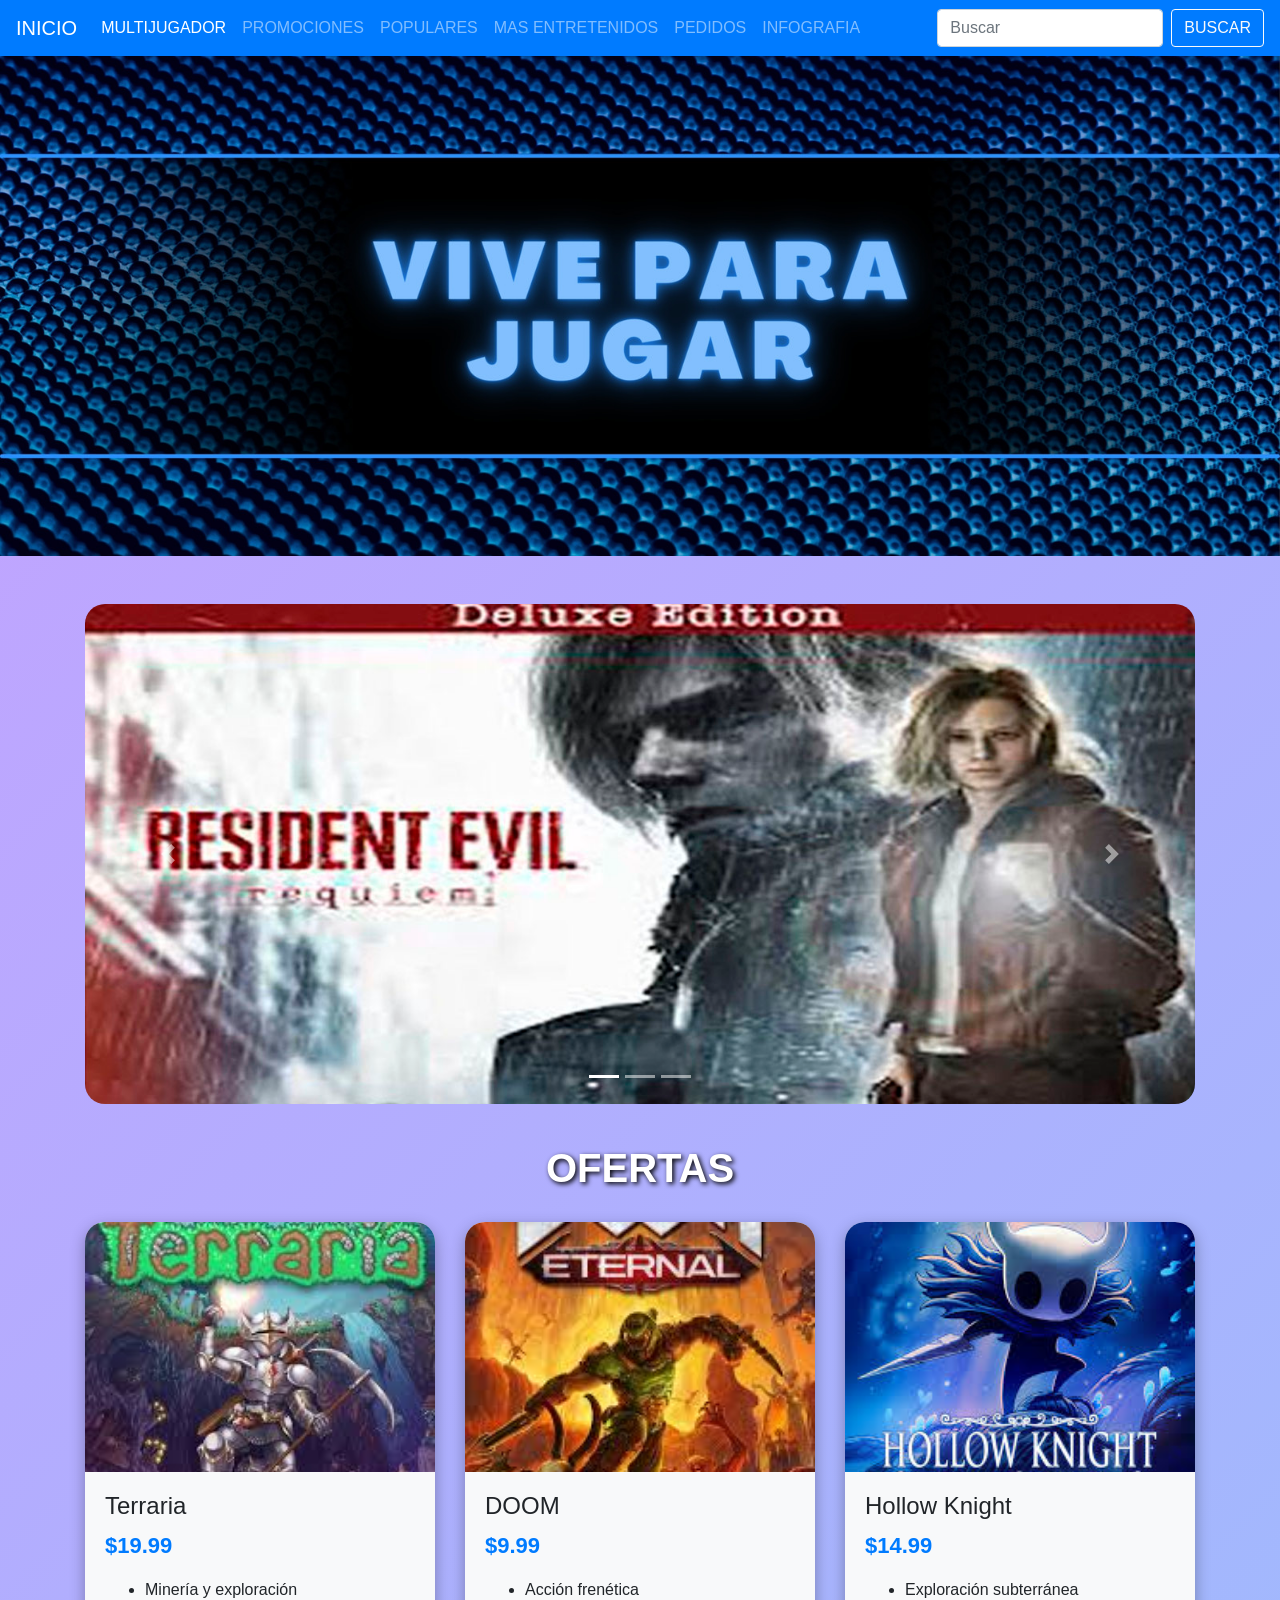
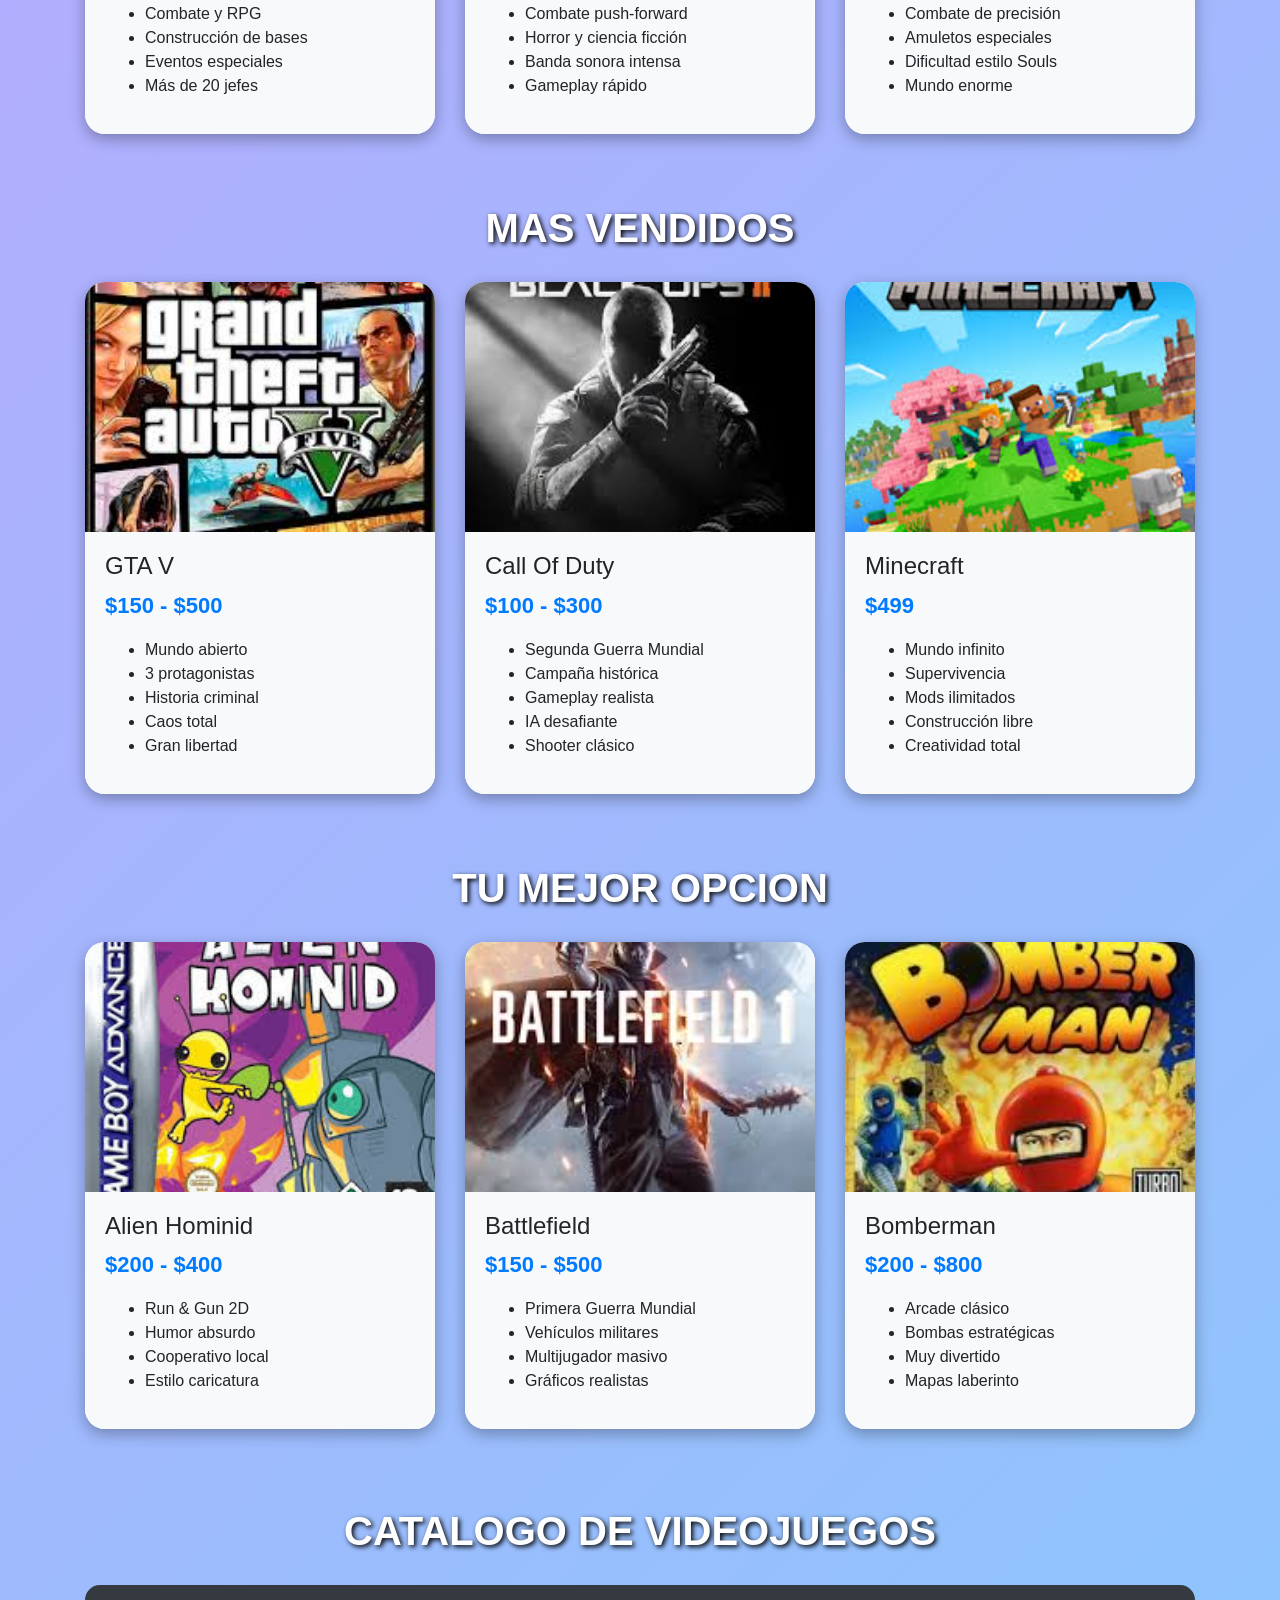
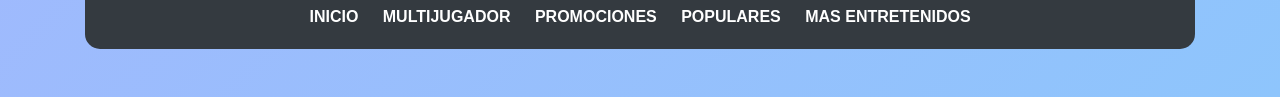
<file: index.html>
<!DOCTYPE html>
<html lang="es">
<head>
<meta charset="UTF-8">
<meta name="viewport" content="width=device-width, initial-scale=1.0">

<title>Página Principal</title>

<link rel="stylesheet" href="https://stackpath.bootstrapcdn.com/bootstrap/4.4.1/css/bootstrap.min.css">

<style>

body{
    background: linear-gradient(135deg,#c5a1ff,#8ec5fc);
    font-family: Arial, Helvetica, sans-serif;
}

/* PORTADA */
.portada{
    width:100%;
    height:500px;
    object-fit:cover;
}

/* TITULOS */
.titulo{
    text-align:center;
    margin:40px 0 30px 0;
    color:white;
    font-weight:bold;
    text-shadow:2px 2px 5px black;
}

/* CARDS */
.game-card{
    border:none;
    border-radius:20px;
    overflow:hidden;
    transition:0.4s;
    box-shadow:0px 5px 15px rgba(0,0,0,0.3);
    margin-bottom:30px;
    background:white;
}

.game-card:hover{
    transform:translateY(-10px);
    box-shadow:0px 10px 25px rgba(0,0,0,0.5);
}

.game-card img{
    height:250px;
    object-fit:cover;
}

.card-body{
    background:#f8f9fa;
}

.precio{
    font-size:22px;
    color:#007bff;
    font-weight:bold;
}

/* FOOTER */
.footer-links{
    background:#343a40;
    padding:20px;
    border-radius:15px;
}

.footer-links a{
    color:white;
    margin:10px;
    font-weight:bold;
    text-decoration:none;
}

.footer-links a:hover{
    color:#00d9ff;
}

/* CARRUSEL */
.carousel img{
    height:500px;
    object-fit:cover;
    border-radius:20px;
}

</style>
</head>

<body>

<!-- NAVBAR -->
<nav class="navbar navbar-expand-lg navbar-dark bg-primary">
    <a class="navbar-brand" href="index.html">INICIO</a>

    <button class="navbar-toggler" type="button" data-toggle="collapse" data-target="#navbarTogglerDemo02">
        <span class="navbar-toggler-icon"></span>
    </button>

    <div class="collapse navbar-collapse" id="navbarTogglerDemo02">

        <ul class="navbar-nav mr-auto">

            <li class="nav-item active">
                <a class="nav-link" href="cejapag1.html">MULTIJUGADOR</a>
            </li>

            <li class="nav-item">
                <a class="nav-link" href="cejapag2.html">PROMOCIONES</a>
            </li>

            <li class="nav-item">
                <a class="nav-link" href="cejapag3.html">POPULARES</a>
            </li>

            <li class="nav-item">
                <a class="nav-link" href="cejapag4.html">MAS ENTRETENIDOS</a>
            </li>

            <li class="nav-item">
                <a class="nav-link" href="Pedidos.html">PEDIDOS</a>
            </li>

            <li class="nav-item">
                <a class="nav-link" href="practica 4 - biografia.html">INFOGRAFIA</a>
            </li>

        </ul>

        <form class="form-inline my-2 my-lg-0">
            <input class="form-control mr-sm-2" type="search" placeholder="Buscar">
            <button class="btn btn-outline-light" type="submit">BUSCAR</button>
        </form>

    </div>
</nav>

<!-- PORTADA -->
<img src="imagenes/portada.jpg" class="portada">

<!-- CARRUSEL -->
<div class="container mt-5">

<div id="carouselExampleCaptions" class="carousel slide" data-ride="carousel">

<ol class="carousel-indicators">
<li data-target="#carouselExampleCaptions" data-slide-to="0" class="active"></li>
<li data-target="#carouselExampleCaptions" data-slide-to="1"></li>
<li data-target="#carouselExampleCaptions" data-slide-to="2"></li>
</ol>

<div class="carousel-inner">

<div class="carousel-item active">
<img src="imagenes/resident.jpg" class="d-block w-100">
</div>

<div class="carousel-item">
<img src="imagenes/spidermaaan.jpg" class="d-block w-100">
</div>

<div class="carousel-item">
<img src="imagenes/minecraftt.jpg" class="d-block w-100">
</div>

</div>

<a class="carousel-control-prev" href="#carouselExampleCaptions" role="button" data-slide="prev">
<span class="carousel-control-prev-icon"></span>
</a>

<a class="carousel-control-next" href="#carouselExampleCaptions" role="button" data-slide="next">
<span class="carousel-control-next-icon"></span>
</a>

</div>
</div>

<!-- OFERTAS -->
<h1 class="titulo">OFERTAS</h1>

<div class="container">
<div class="row">

<!-- TERRARIA -->
<div class="col-md-4">
<div class="card game-card">
<img src="imagenes/terraria.jpg" class="card-img-top">

<div class="card-body">
<h4>Terraria</h4>
<p class="precio">$19.99</p>

<ul>
<li>Minería y exploración</li>
<li>Combate y RPG</li>
<li>Construcción de bases</li>
<li>Eventos especiales</li>
<li>Más de 20 jefes</li>
</ul>

</div>
</div>
</div>

<!-- DOOM -->
<div class="col-md-4">
<div class="card game-card">

<img src="imagenes/doom.jpg" class="card-img-top">

<div class="card-body">

<h4>DOOM</h4>
<p class="precio">$9.99</p>

<ul>
<li>Acción frenética</li>
<li>Combate push-forward</li>
<li>Horror y ciencia ficción</li>
<li>Banda sonora intensa</li>
<li>Gameplay rápido</li>
</ul>

</div>
</div>
</div>

<!-- HOLLOW -->
<div class="col-md-4">
<div class="card game-card">

<img src="imagenes/hollow.jpg" class="card-img-top">

<div class="card-body">

<h4>Hollow Knight</h4>
<p class="precio">$14.99</p>

<ul>
<li>Exploración subterránea</li>
<li>Combate de precisión</li>
<li>Amuletos especiales</li>
<li>Dificultad estilo Souls</li>
<li>Mundo enorme</li>
</ul>

</div>
</div>
</div>

</div>
</div>

<!-- MAS VENDIDOS -->
<h1 class="titulo">MAS VENDIDOS</h1>

<div class="container">
<div class="row">

<!-- GTA -->
<div class="col-md-4">
<div class="card game-card">

<img src="imagenes/gta.jpg">

<div class="card-body">

<h4>GTA V</h4>
<p class="precio">$150 - $500</p>

<ul>
<li>Mundo abierto</li>
<li>3 protagonistas</li>
<li>Historia criminal</li>
<li>Caos total</li>
<li>Gran libertad</li>
</ul>

</div>
</div>
</div>

<!-- BLACK OPS -->
<div class="col-md-4">
<div class="card game-card">

<img src="imagenes/black.jpg">

<div class="card-body">

<h4>Call Of Duty</h4>
<p class="precio">$100 - $300</p>

<ul>
<li>Segunda Guerra Mundial</li>
<li>Campaña histórica</li>
<li>Gameplay realista</li>
<li>IA desafiante</li>
<li>Shooter clásico</li>
</ul>

</div>
</div>
</div>

<!-- MINECRAFT -->
<div class="col-md-4">
<div class="card game-card">

<img src="imagenes/minecraft.jpg">

<div class="card-body">

<h4>Minecraft</h4>
<p class="precio">$499</p>

<ul>
<li>Mundo infinito</li>
<li>Supervivencia</li>
<li>Mods ilimitados</li>
<li>Construcción libre</li>
<li>Creatividad total</li>
</ul>

</div>
</div>
</div>

</div>
</div>

<!-- TU MEJOR OPCION -->
<h1 class="titulo">TU MEJOR OPCION</h1>

<div class="container">
<div class="row">

<!-- ALIEN -->
<div class="col-md-4">
<div class="card game-card">

<img src="imagenes/alien.jpg">

<div class="card-body">

<h4>Alien Hominid</h4>
<p class="precio">$200 - $400</p>

<ul>
<li>Run & Gun 2D</li>
<li>Humor absurdo</li>
<li>Cooperativo local</li>
<li>Estilo caricatura</li>
</ul>

</div>
</div>
</div>

<!-- BATTLEFIELD -->
<div class="col-md-4">
<div class="card game-card">

<img src="imagenes/battle.jpg">

<div class="card-body">

<h4>Battlefield</h4>
<p class="precio">$150 - $500</p>

<ul>
<li>Primera Guerra Mundial</li>
<li>Vehículos militares</li>
<li>Multijugador masivo</li>
<li>Gráficos realistas</li>
</ul>

</div>
</div>
</div>

<!-- BOMBERMAN -->
<div class="col-md-4">
<div class="card game-card">

<img src="imagenes/bomberman.jpg">

<div class="card-body">

<h4>Bomberman</h4>
<p class="precio">$200 - $800</p>

<ul>
<li>Arcade clásico</li>
<li>Bombas estratégicas</li>
<li>Muy divertido</li>
<li>Mapas laberinto</li>
</ul>

</div>
</div>
</div>

</div>
</div>

<!-- FOOTER -->
<div class="container mt-5 mb-5">

<h1 class="titulo">CATALOGO DE VIDEOJUEGOS</h1>

<div class="footer-links text-center">

<a href="index.html">INICIO</a>
<a href="cejapag1.html">MULTIJUGADOR</a>
<a href="cejapag2.html">PROMOCIONES</a>
<a href="cejapag3.html">POPULARES</a>
<a href="cejapag4.html">MAS ENTRETENIDOS</a>

</div>

</div>

<!-- SCRIPTS -->
<script src="https://code.jquery.com/jquery-3.4.1.slim.min.js"></script>

<script src="https://cdn.jsdelivr.net/npm/popper.js@1.16.0/dist/umd/popper.min.js"></script>

<script src="https://stackpath.bootstrapcdn.com/bootstrap/4.4.1/js/bootstrap.min.js"></script>

</body>
</html>
</file>
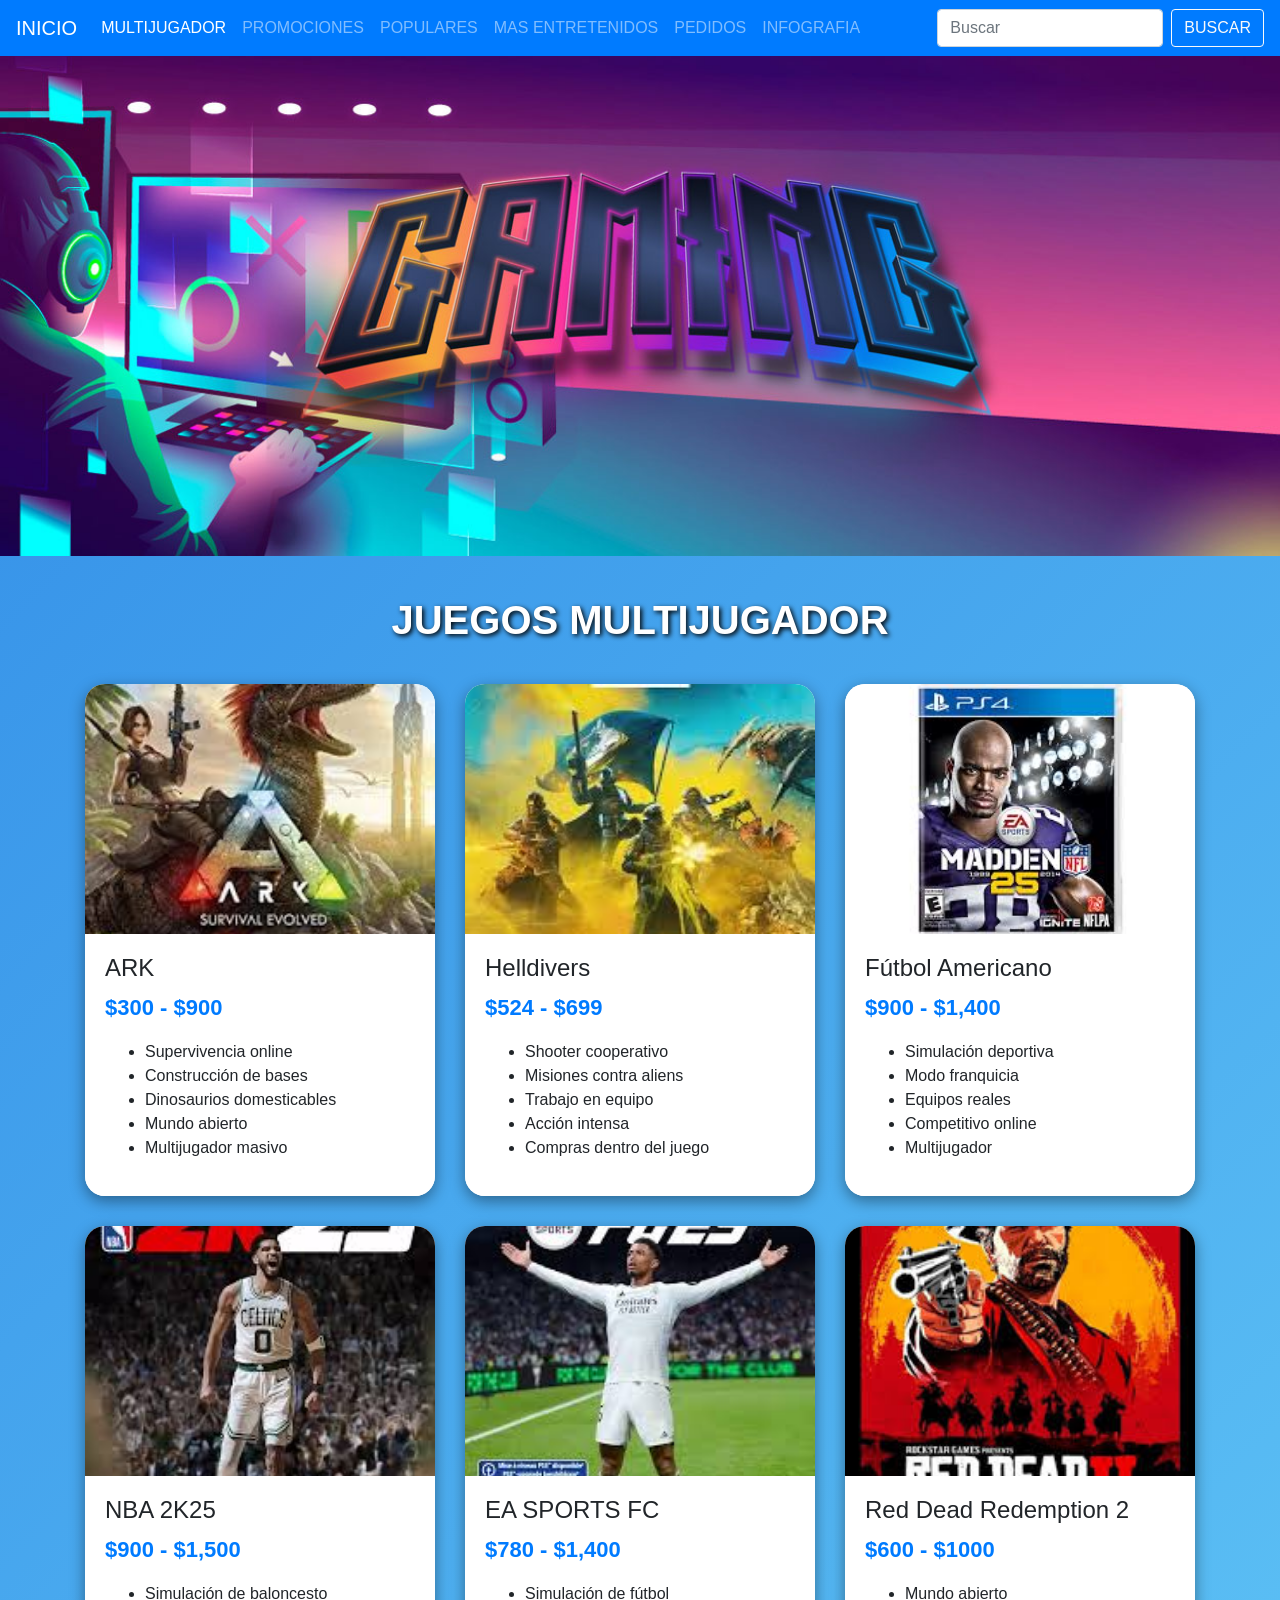
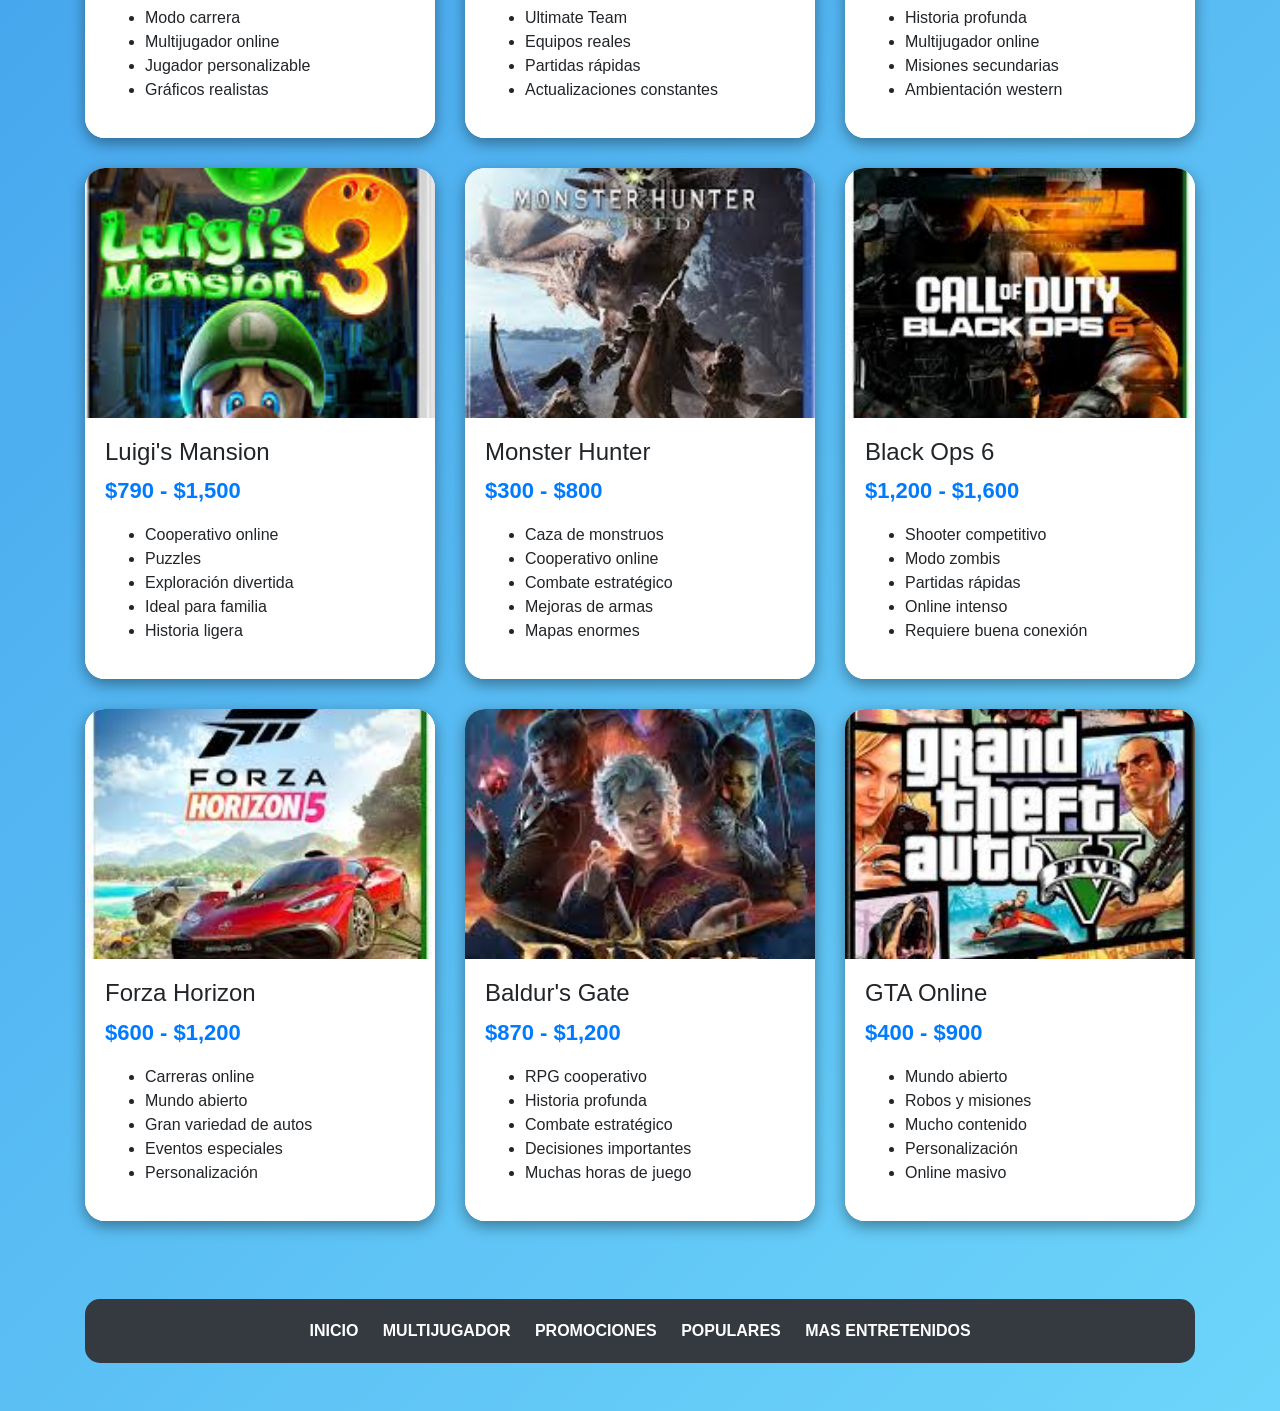
<file: cejapag1.html>
<!DOCTYPE html>
<html lang="es">

<head>
    <meta charset="UTF-8">
    <meta name="viewport" content="width=device-width, initial-scale=1.0">

    <title>CEJAPAG1</title>

    <link rel="stylesheet" href="https://stackpath.bootstrapcdn.com/bootstrap/4.4.1/css/bootstrap.min.css">

    <style>
        body {
            background: linear-gradient(135deg, #318ce7, #6dd5fa);
            font-family: Arial, Helvetica, sans-serif;
        }

        /* PORTADA */
        .portada {
            width: 100%;
            height: 500px;
            object-fit: cover;
        }

        /* TITULOS */
        .titulo {
            text-align: center;
            color: white;
            font-weight: bold;
            margin: 40px 0;
            text-shadow: 2px 2px 5px black;
        }

        /* CARDS */
        .game-card {
            border: none;
            border-radius: 20px;
            overflow: hidden;
            margin-bottom: 30px;
            transition: 0.4s;
            box-shadow: 0px 5px 15px rgba(0, 0, 0, 0.4);
        }

        .game-card:hover {
            transform: translateY(-10px);
            box-shadow: 0px 10px 25px rgba(0, 0, 0, 0.6);
        }

        .game-card img {
            height: 250px;
            object-fit: cover;
        }

        .card-body {
            background: white;
        }

        .precio {
            color: #007bff;
            font-size: 22px;
            font-weight: bold;
        }

        /* FOOTER */
        .footer-links {
            background: #343a40;
            padding: 20px;
            border-radius: 15px;
        }

        .footer-links a {
            color: white;
            margin: 10px;
            font-weight: bold;
            text-decoration: none;
        }

        .footer-links a:hover {
            color: #00d9ff;
        }
    </style>

</head>

<body>

    <!-- NAVBAR -->
    <nav class="navbar navbar-expand-lg navbar-dark bg-primary">

        <a class="navbar-brand" href="index.html">INICIO</a>

        <button class="navbar-toggler" type="button" data-toggle="collapse"
            data-target="#navbarTogglerDemo02">

            <span class="navbar-toggler-icon"></span>

        </button>

        <div class="collapse navbar-collapse" id="navbarTogglerDemo02">

            <ul class="navbar-nav mr-auto">

                <li class="nav-item active">
                    <a class="nav-link" href="cejapag1.html">MULTIJUGADOR</a>
                </li>

                <li class="nav-item">
                    <a class="nav-link" href="cejapag2.html">PROMOCIONES</a>
                </li>

                <li class="nav-item">
                    <a class="nav-link" href="cejapag3.html">POPULARES</a>
                </li>

                <li class="nav-item">
                    <a class="nav-link" href="cejapag4.html">MAS ENTRETENIDOS</a>
                </li>

                <li class="nav-item">
                    <a class="nav-link" href="Pedidos.html">PEDIDOS</a>
                </li>

                <li class="nav-item">
                    <a class="nav-link" href="practica 4 - biografia.html">INFOGRAFIA</a>
                </li>

            </ul>

            <form class="form-inline my-2 my-lg-0">

                <input class="form-control mr-sm-2" type="search" placeholder="Buscar">

                <button class="btn btn-outline-light" type="submit">
                    BUSCAR
                </button>

            </form>

        </div>

    </nav>

    <!-- PORTADA -->
    <img src="imagenes/portadauno.jpg" class="portada">

    <!-- TITULO -->
    <h1 class="titulo">JUEGOS MULTIJUGADOR</h1>

    <!-- CONTENIDO -->
    <div class="container">

        <div class="row">

            <!-- ARK -->
            <div class="col-md-4">
                <div class="card game-card">

                    <img src="imagenes/ark.jpg" class="card-img-top">

                    <div class="card-body">

                        <h4>ARK</h4>

                        <p class="precio">$300 - $900</p>

                        <ul>
                            <li>Supervivencia online</li>
                            <li>Construcción de bases</li>
                            <li>Dinosaurios domesticables</li>
                            <li>Mundo abierto</li>
                            <li>Multijugador masivo</li>
                        </ul>

                    </div>

                </div>
            </div>

            <!-- HELLDIVERS -->
            <div class="col-md-4">
                <div class="card game-card">

                    <img src="imagenes/diver.jpg" class="card-img-top">

                    <div class="card-body">

                        <h4>Helldivers</h4>

                        <p class="precio">$524 - $699</p>

                        <ul>
                            <li>Shooter cooperativo</li>
                            <li>Misiones contra aliens</li>
                            <li>Trabajo en equipo</li>
                            <li>Acción intensa</li>
                            <li>Compras dentro del juego</li>
                        </ul>

                    </div>

                </div>
            </div>

            <!-- FUTBOL AMERICANO -->
            <div class="col-md-4">
                <div class="card game-card">

                    <img src="imagenes/americano.jpg" class="card-img-top">

                    <div class="card-body">

                        <h4>Fútbol Americano</h4>

                        <p class="precio">$900 - $1,400</p>

                        <ul>
                            <li>Simulación deportiva</li>
                            <li>Modo franquicia</li>
                            <li>Equipos reales</li>
                            <li>Competitivo online</li>
                            <li>Multijugador</li>
                        </ul>

                    </div>

                </div>
            </div>

            <!-- NBA -->
            <div class="col-md-4">
                <div class="card game-card">

                    <img src="imagenes/2k25.jpg" class="card-img-top">

                    <div class="card-body">

                        <h4>NBA 2K25</h4>

                        <p class="precio">$900 - $1,500</p>

                        <ul>
                            <li>Simulación de baloncesto</li>
                            <li>Modo carrera</li>
                            <li>Multijugador online</li>
                            <li>Jugador personalizable</li>
                            <li>Gráficos realistas</li>
                        </ul>

                    </div>

                </div>
            </div>

            <!-- FIFA -->
            <div class="col-md-4">
                <div class="card game-card">

                    <img src="imagenes/futbol.jpg" class="card-img-top">

                    <div class="card-body">

                        <h4>EA SPORTS FC</h4>

                        <p class="precio">$780 - $1,400</p>

                        <ul>
                            <li>Simulación de fútbol</li>
                            <li>Ultimate Team</li>
                            <li>Equipos reales</li>
                            <li>Partidas rápidas</li>
                            <li>Actualizaciones constantes</li>
                        </ul>

                    </div>

                </div>
            </div>

            <!-- RED DEAD -->
            <div class="col-md-4">
                <div class="card game-card">

                    <img src="imagenes/reddead.jpg" class="card-img-top">

                    <div class="card-body">

                        <h4>Red Dead Redemption 2</h4>

                        <p class="precio">$600 - $1000</p>

                        <ul>
                            <li>Mundo abierto</li>
                            <li>Historia profunda</li>
                            <li>Multijugador online</li>
                            <li>Misiones secundarias</li>
                            <li>Ambientación western</li>
                        </ul>

                    </div>

                </div>
            </div>

            <!-- LUIGI -->
            <div class="col-md-4">
                <div class="card game-card">

                    <img src="imagenes/luigi.jpg" class="card-img-top">

                    <div class="card-body">

                        <h4>Luigi's Mansion</h4>

                        <p class="precio">$790 - $1,500</p>

                        <ul>
                            <li>Cooperativo online</li>
                            <li>Puzzles</li>
                            <li>Exploración divertida</li>
                            <li>Ideal para familia</li>
                            <li>Historia ligera</li>
                        </ul>

                    </div>

                </div>
            </div>

            <!-- MONSTER -->
            <div class="col-md-4">
                <div class="card game-card">

                    <img src="imagenes/monster.jpg" class="card-img-top">

                    <div class="card-body">

                        <h4>Monster Hunter</h4>

                        <p class="precio">$300 - $800</p>

                        <ul>
                            <li>Caza de monstruos</li>
                            <li>Cooperativo online</li>
                            <li>Combate estratégico</li>
                            <li>Mejoras de armas</li>
                            <li>Mapas enormes</li>
                        </ul>

                    </div>

                </div>
            </div>

            <!-- BLACK OPS -->
            <div class="col-md-4">
                <div class="card game-card">

                    <img src="imagenes/black6.jpg" class="card-img-top">

                    <div class="card-body">

                        <h4>Black Ops 6</h4>

                        <p class="precio">$1,200 - $1,600</p>

                        <ul>
                            <li>Shooter competitivo</li>
                            <li>Modo zombis</li>
                            <li>Partidas rápidas</li>
                            <li>Online intenso</li>
                            <li>Requiere buena conexión</li>
                        </ul>

                    </div>

                </div>
            </div>

            <!-- FORZA -->
            <div class="col-md-4">
                <div class="card game-card">

                    <img src="imagenes/forza.jpg" class="card-img-top">

                    <div class="card-body">

                        <h4>Forza Horizon</h4>

                        <p class="precio">$600 - $1,200</p>

                        <ul>
                            <li>Carreras online</li>
                            <li>Mundo abierto</li>
                            <li>Gran variedad de autos</li>
                            <li>Eventos especiales</li>
                            <li>Personalización</li>
                        </ul>

                    </div>

                </div>
            </div>

            <!-- BALDUR -->
            <div class="col-md-4">
                <div class="card game-card">

                    <img src="imagenes/valdur.jpg" class="card-img-top">

                    <div class="card-body">

                        <h4>Baldur's Gate</h4>

                        <p class="precio">$870 - $1,200</p>

                        <ul>
                            <li>RPG cooperativo</li>
                            <li>Historia profunda</li>
                            <li>Combate estratégico</li>
                            <li>Decisiones importantes</li>
                            <li>Muchas horas de juego</li>
                        </ul>

                    </div>

                </div>
            </div>

            <!-- GTA -->
            <div class="col-md-4">
                <div class="card game-card">

                    <img src="imagenes/gta.jpg" class="card-img-top">

                    <div class="card-body">

                        <h4>GTA Online</h4>

                        <p class="precio">$400 - $900</p>

                        <ul>
                            <li>Mundo abierto</li>
                            <li>Robos y misiones</li>
                            <li>Mucho contenido</li>
                            <li>Personalización</li>
                            <li>Online masivo</li>
                        </ul>

                    </div>

                </div>
            </div>

        </div>

    </div>

    <!-- FOOTER -->
    <div class="container mt-5 mb-5">

        <div class="footer-links text-center">

            <a href="index.html">INICIO</a>
            <a href="cejapag1.html">MULTIJUGADOR</a>
            <a href="cejapag2.html">PROMOCIONES</a>
            <a href="cejapag3.html">POPULARES</a>
            <a href="cejapag4.html">MAS ENTRETENIDOS</a>

        </div>

    </div>

    <!-- SCRIPTS -->
    <script src="https://code.jquery.com/jquery-3.4.1.slim.min.js"></script>

    <script src="https://cdn.jsdelivr.net/npm/popper.js@1.16.0/dist/umd/popper.min.js"></script>

    <script src="https://stackpath.bootstrapcdn.com/bootstrap/4.4.1/js/bootstrap.min.js"></script>

</body>

</html>
</file>
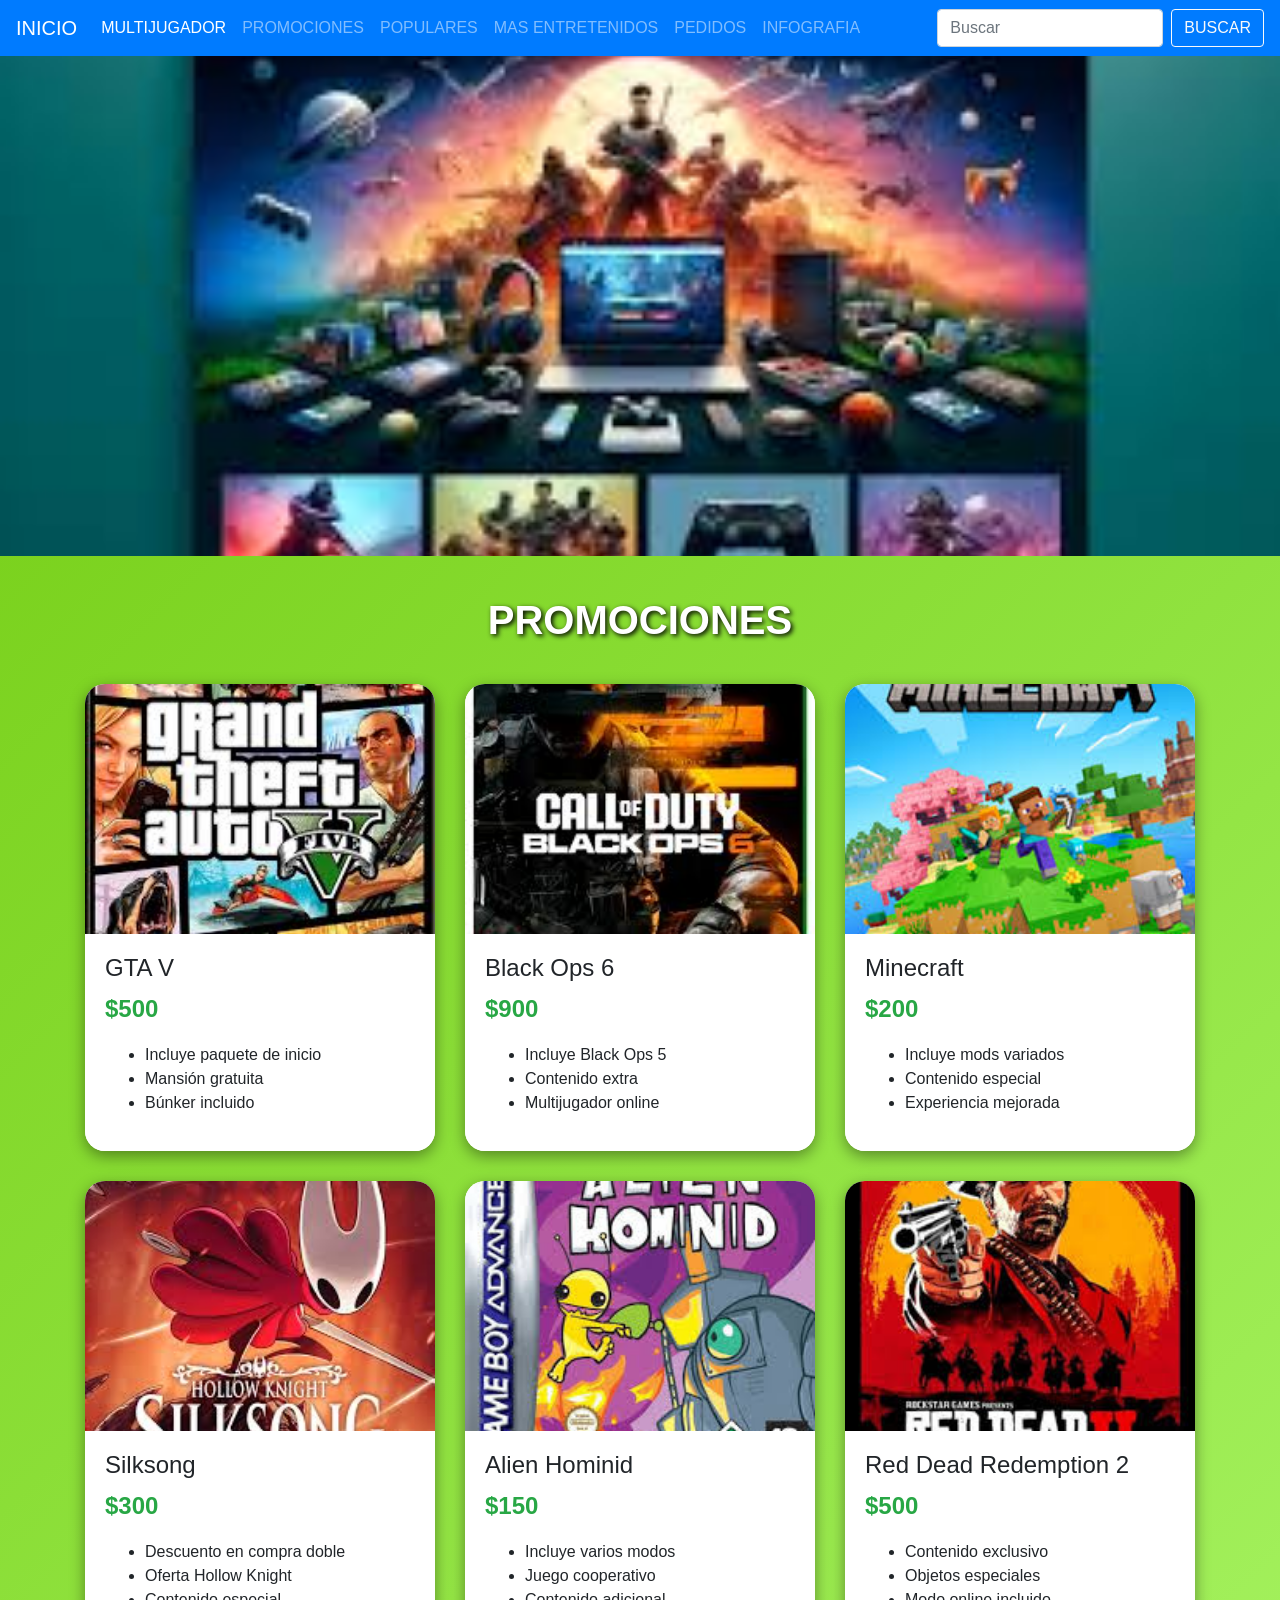
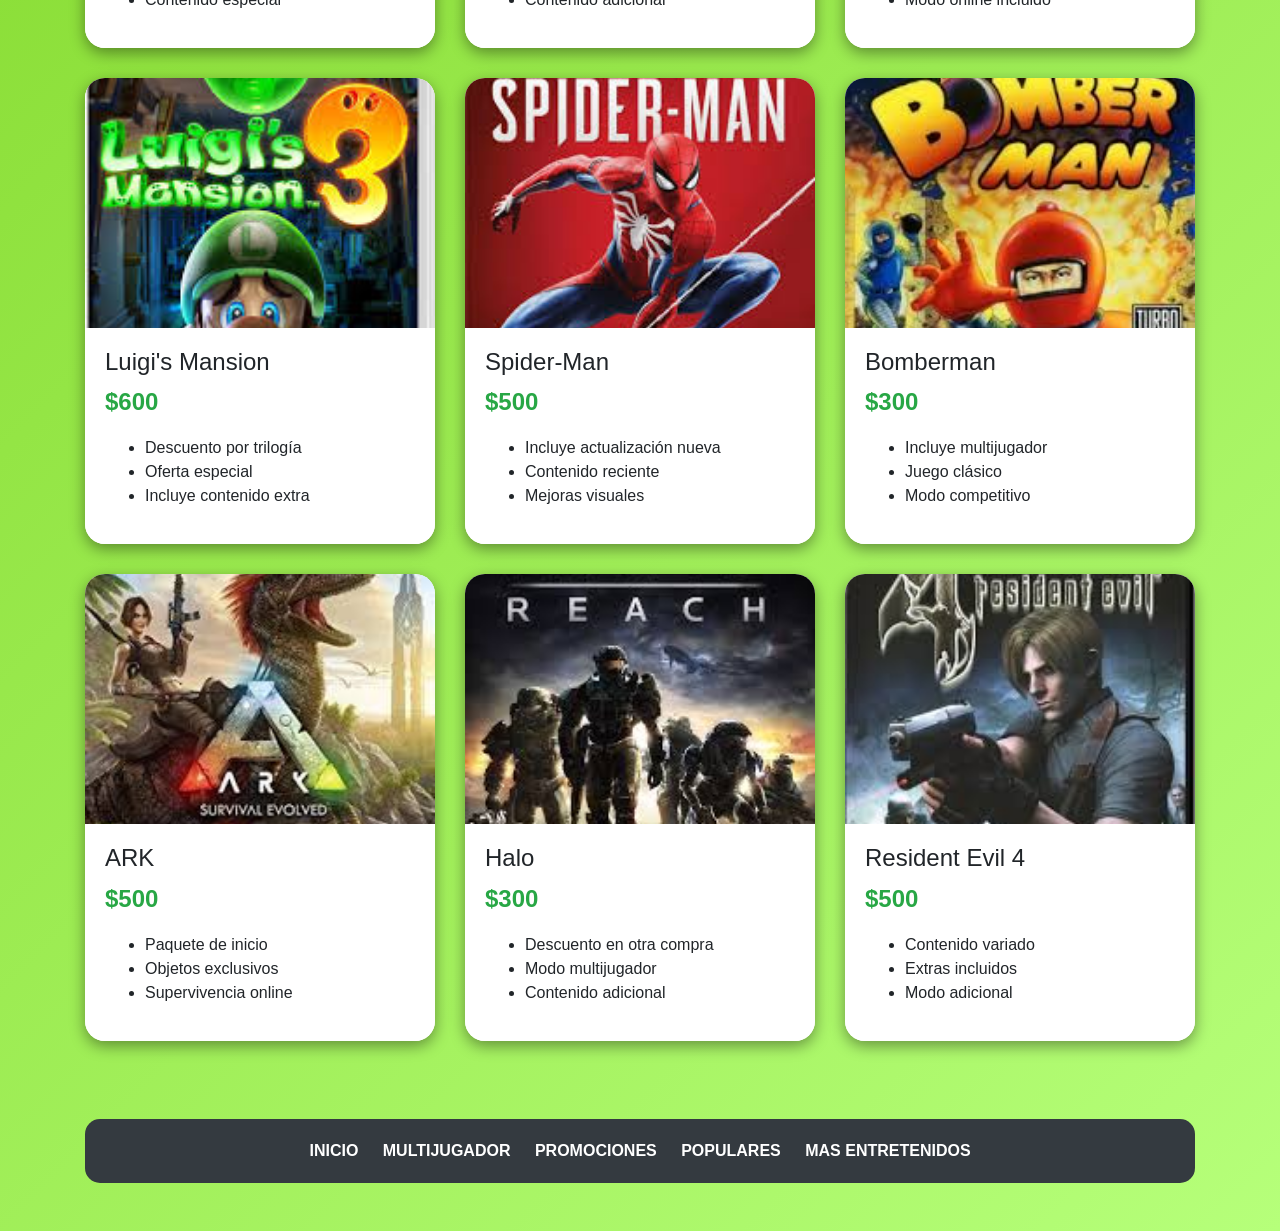
<file: cejapag2.html>
<!DOCTYPE html>
<html lang="es">

<head>

    <meta charset="UTF-8">
    <meta name="viewport" content="width=device-width, initial-scale=1.0">

    <title>CEJAPAG2</title>

    <link rel="stylesheet" href="https://stackpath.bootstrapcdn.com/bootstrap/4.4.1/css/bootstrap.min.css">

    <style>

        body{
            background: linear-gradient(135deg,#72cb10,#b6ff7a);
            font-family: Arial, Helvetica, sans-serif;
        }

        /* PORTADA */
        .portada{
            width:100%;
            height:500px;
            object-fit:cover;
        }

        /* TITULO */
        .titulo{
            text-align:center;
            color:white;
            font-weight:bold;
            margin:40px 0;
            text-shadow:2px 2px 5px black;
        }

        /* TARJETAS */
        .promo-card{
            border:none;
            border-radius:20px;
            overflow:hidden;
            margin-bottom:30px;
            transition:0.4s;
            box-shadow:0px 5px 15px rgba(0,0,0,0.4);
        }

        .promo-card:hover{
            transform:translateY(-10px);
            box-shadow:0px 10px 25px rgba(0,0,0,0.6);
        }

        .promo-card img{
            height:250px;
            object-fit:cover;
        }

        .card-body{
            background:white;
        }

        .precio{
            color:#28a745;
            font-size:24px;
            font-weight:bold;
        }

        /* FOOTER */
        .footer-links{
            background:#343a40;
            padding:20px;
            border-radius:15px;
        }

        .footer-links a{
            color:white;
            margin:10px;
            text-decoration:none;
            font-weight:bold;
        }

        .footer-links a:hover{
            color:#00ffcc;
        }

    </style>

</head>

<body>

<!-- NAVBAR -->
<nav class="navbar navbar-expand-lg navbar-dark bg-primary">

    <a class="navbar-brand" href="index.html">INICIO</a>

    <button class="navbar-toggler" type="button" data-toggle="collapse"
        data-target="#navbarTogglerDemo02">

        <span class="navbar-toggler-icon"></span>

    </button>

    <div class="collapse navbar-collapse" id="navbarTogglerDemo02">

        <ul class="navbar-nav mr-auto">

            <li class="nav-item active">
                <a class="nav-link" href="cejapag1.html">MULTIJUGADOR</a>
            </li>

            <li class="nav-item">
                <a class="nav-link" href="cejapag2.html">PROMOCIONES</a>
            </li>

            <li class="nav-item">
                <a class="nav-link" href="cejapag3.html">POPULARES</a>
            </li>

            <li class="nav-item">
                <a class="nav-link" href="cejapag4.html">MAS ENTRETENIDOS</a>
            </li>

            <li class="nav-item">
                <a class="nav-link" href="Pedidos.html">PEDIDOS</a>
            </li>

            <li class="nav-item">
                <a class="nav-link" href="practica 4 - biografia.html">INFOGRAFIA</a>
            </li>

        </ul>

        <form class="form-inline my-2 my-lg-0">

            <input class="form-control mr-sm-2" type="search" placeholder="Buscar">

            <button class="btn btn-outline-light" type="submit">
                BUSCAR
            </button>

        </form>

    </div>

</nav>

<!-- PORTADA -->
<img src="imagenes/portadados.jpg" class="portada">

<!-- TITULO -->
<h1 class="titulo">PROMOCIONES</h1>

<!-- CONTENIDO -->
<div class="container">

    <div class="row">

        <!-- GTA -->
        <div class="col-md-4">

            <div class="card promo-card">

                <img src="imagenes/gta.jpg" class="card-img-top">

                <div class="card-body">

                    <h4>GTA V</h4>

                    <p class="precio">$500</p>

                    <ul>
                        <li>Incluye paquete de inicio</li>
                        <li>Mansión gratuita</li>
                        <li>Búnker incluido</li>
                    </ul>

                </div>

            </div>

        </div>

        <!-- BLACK OPS -->
        <div class="col-md-4">

            <div class="card promo-card">

                <img src="imagenes/black6.jpg" class="card-img-top">

                <div class="card-body">

                    <h4>Black Ops 6</h4>

                    <p class="precio">$900</p>

                    <ul>
                        <li>Incluye Black Ops 5</li>
                        <li>Contenido extra</li>
                        <li>Multijugador online</li>
                    </ul>

                </div>

            </div>

        </div>

        <!-- MINECRAFT -->
        <div class="col-md-4">

            <div class="card promo-card">

                <img src="imagenes/minecraft.jpg" class="card-img-top">

                <div class="card-body">

                    <h4>Minecraft</h4>

                    <p class="precio">$200</p>

                    <ul>
                        <li>Incluye mods variados</li>
                        <li>Contenido especial</li>
                        <li>Experiencia mejorada</li>
                    </ul>

                </div>

            </div>

        </div>

        <!-- SILKSONG -->
        <div class="col-md-4">

            <div class="card promo-card">

                <img src="imagenes/silksong.jpg" class="card-img-top">

                <div class="card-body">

                    <h4>Silksong</h4>

                    <p class="precio">$300</p>

                    <ul>
                        <li>Descuento en compra doble</li>
                        <li>Oferta Hollow Knight</li>
                        <li>Contenido especial</li>
                    </ul>

                </div>

            </div>

        </div>

        <!-- ALIEN -->
        <div class="col-md-4">

            <div class="card promo-card">

                <img src="imagenes/alien.jpg" class="card-img-top">

                <div class="card-body">

                    <h4>Alien Hominid</h4>

                    <p class="precio">$150</p>

                    <ul>
                        <li>Incluye varios modos</li>
                        <li>Juego cooperativo</li>
                        <li>Contenido adicional</li>
                    </ul>

                </div>

            </div>

        </div>

        <!-- RED DEAD -->
        <div class="col-md-4">

            <div class="card promo-card">

                <img src="imagenes/reddead.jpg" class="card-img-top">

                <div class="card-body">

                    <h4>Red Dead Redemption 2</h4>

                    <p class="precio">$500</p>

                    <ul>
                        <li>Contenido exclusivo</li>
                        <li>Objetos especiales</li>
                        <li>Modo online incluido</li>
                    </ul>

                </div>

            </div>

        </div>

        <!-- LUIGI -->
        <div class="col-md-4">

            <div class="card promo-card">

                <img src="imagenes/luigi.jpg" class="card-img-top">

                <div class="card-body">

                    <h4>Luigi's Mansion</h4>

                    <p class="precio">$600</p>

                    <ul>
                        <li>Descuento por trilogía</li>
                        <li>Oferta especial</li>
                        <li>Incluye contenido extra</li>
                    </ul>

                </div>

            </div>

        </div>

        <!-- SPIDERMAN -->
        <div class="col-md-4">

            <div class="card promo-card">

                <img src="imagenes/spiderman.jpg" class="card-img-top">

                <div class="card-body">

                    <h4>Spider-Man</h4>

                    <p class="precio">$500</p>

                    <ul>
                        <li>Incluye actualización nueva</li>
                        <li>Contenido reciente</li>
                        <li>Mejoras visuales</li>
                    </ul>

                </div>

            </div>

        </div>

        <!-- BOMBERMAN -->
        <div class="col-md-4">

            <div class="card promo-card">

                <img src="imagenes/bomberman.jpg" class="card-img-top">

                <div class="card-body">

                    <h4>Bomberman</h4>

                    <p class="precio">$300</p>

                    <ul>
                        <li>Incluye multijugador</li>
                        <li>Juego clásico</li>
                        <li>Modo competitivo</li>
                    </ul>

                </div>

            </div>

        </div>

        <!-- ARK -->
        <div class="col-md-4">

            <div class="card promo-card">

                <img src="imagenes/ark.jpg" class="card-img-top">

                <div class="card-body">

                    <h4>ARK</h4>

                    <p class="precio">$500</p>

                    <ul>
                        <li>Paquete de inicio</li>
                        <li>Objetos exclusivos</li>
                        <li>Supervivencia online</li>
                    </ul>

                </div>

            </div>

        </div>

        <!-- HALO -->
        <div class="col-md-4">

            <div class="card promo-card">

                <img src="imagenes/halo.jpg" class="card-img-top">

                <div class="card-body">

                    <h4>Halo</h4>

                    <p class="precio">$300</p>

                    <ul>
                        <li>Descuento en otra compra</li>
                        <li>Modo multijugador</li>
                        <li>Contenido adicional</li>
                    </ul>

                </div>

            </div>

        </div>

        <!-- RESIDENT EVIL -->
        <div class="col-md-4">

            <div class="card promo-card">

                <img src="imagenes/residentevil4.jpg" class="card-img-top">

                <div class="card-body">

                    <h4>Resident Evil 4</h4>

                    <p class="precio">$500</p>

                    <ul>
                        <li>Contenido variado</li>
                        <li>Extras incluidos</li>
                        <li>Modo adicional</li>
                    </ul>

                </div>

            </div>

        </div>

    </div>

</div>

<!-- FOOTER -->
<div class="container mt-5 mb-5">

    <div class="footer-links text-center">

        <a href="index.html">INICIO</a>
        <a href="cejapag1.html">MULTIJUGADOR</a>
        <a href="cejapag2.html">PROMOCIONES</a>
        <a href="cejapag3.html">POPULARES</a>
        <a href="cejapag4.html">MAS ENTRETENIDOS</a>

    </div>

</div>

<!-- SCRIPTS -->
<script src="https://code.jquery.com/jquery-3.4.1.slim.min.js"></script>

<script src="https://cdn.jsdelivr.net/npm/popper.js@1.16.0/dist/umd/popper.min.js"></script>

<script src="https://stackpath.bootstrapcdn.com/bootstrap/4.4.1/js/bootstrap.min.js"></script>

</body>
</html>
</file>
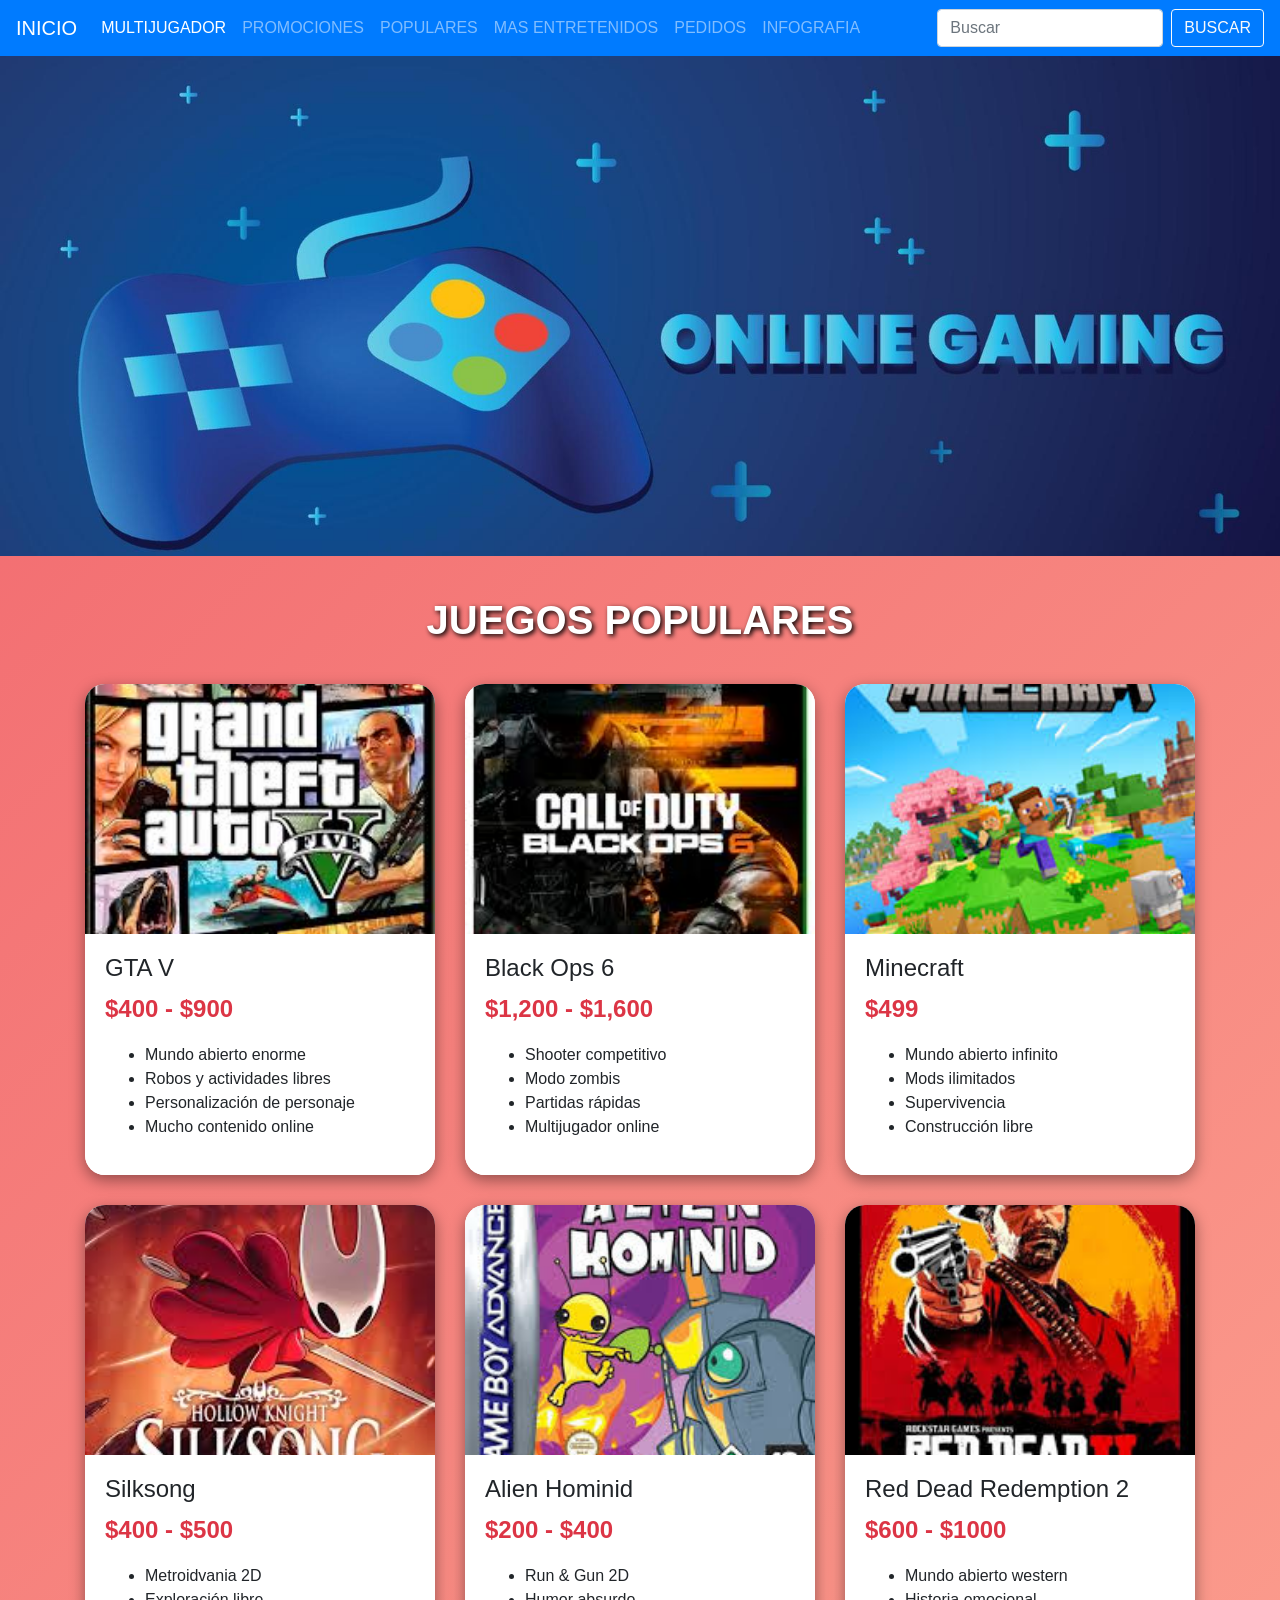
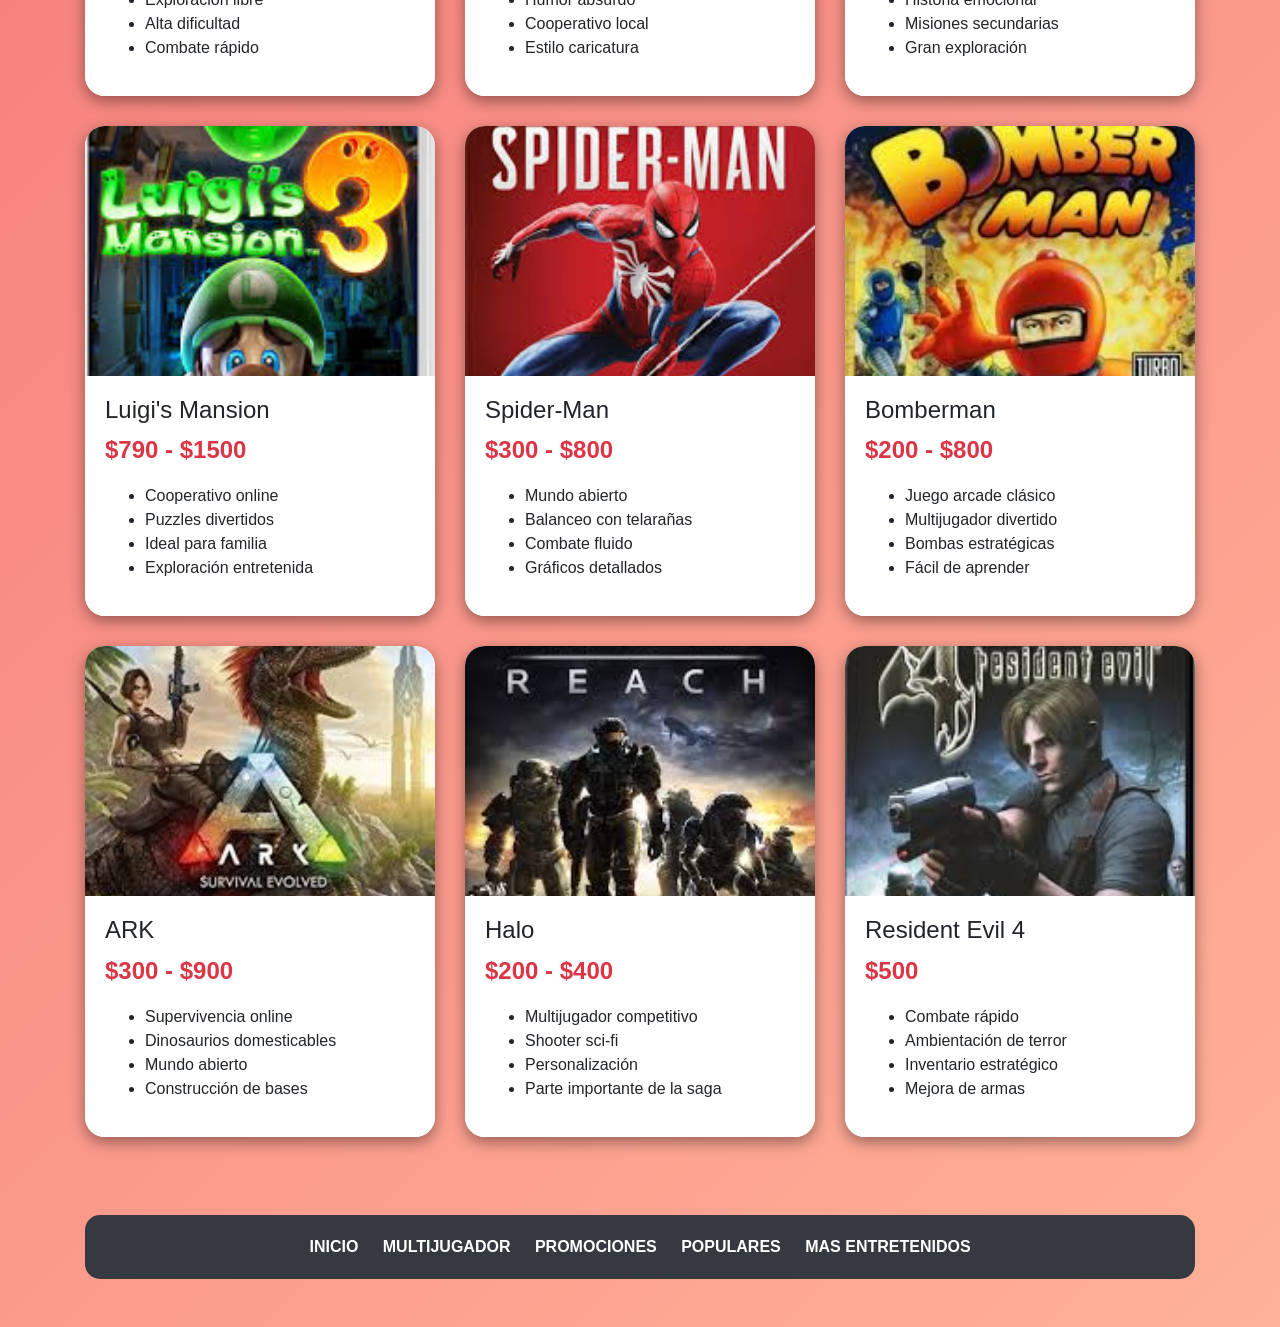
<file: cejapag3.html>
<!DOCTYPE html>
<html lang="es">

<head>

    <meta charset="UTF-8">
    <meta name="viewport" content="width=device-width, initial-scale=1.0">

    <title>CEJAPAG3</title>

    <link rel="stylesheet" href="https://stackpath.bootstrapcdn.com/bootstrap/4.4.1/css/bootstrap.min.css">

    <style>

        body{
            background: linear-gradient(135deg,#f1666d,#ffb199);
            font-family: Arial, Helvetica, sans-serif;
        }

        /* PORTADA */
        .portada{
            width:100%;
            height:500px;
            object-fit:cover;
        }

        /* TITULO */
        .titulo{
            text-align:center;
            color:white;
            font-weight:bold;
            margin:40px 0;
            text-shadow:2px 2px 5px black;
        }

        /* CARDS */
        .game-card{
            border:none;
            border-radius:20px;
            overflow:hidden;
            margin-bottom:30px;
            transition:0.4s;
            box-shadow:0px 5px 15px rgba(0,0,0,0.4);
        }

        .game-card:hover{
            transform:translateY(-10px);
            box-shadow:0px 10px 25px rgba(0,0,0,0.6);
        }

        .game-card img{
            height:250px;
            object-fit:cover;
        }

        .card-body{
            background:white;
        }

        .precio{
            color:#dc3545;
            font-size:24px;
            font-weight:bold;
        }

        /* FOOTER */
        .footer-links{
            background:#343a40;
            padding:20px;
            border-radius:15px;
        }

        .footer-links a{
            color:white;
            margin:10px;
            text-decoration:none;
            font-weight:bold;
        }

        .footer-links a:hover{
            color:#ff7676;
        }

    </style>

</head>

<body>

<!-- NAVBAR -->
<nav class="navbar navbar-expand-lg navbar-dark bg-primary">

    <a class="navbar-brand" href="index.html">INICIO</a>

    <button class="navbar-toggler" type="button" data-toggle="collapse"
        data-target="#navbarTogglerDemo02">

        <span class="navbar-toggler-icon"></span>

    </button>

    <div class="collapse navbar-collapse" id="navbarTogglerDemo02">

        <ul class="navbar-nav mr-auto">

            <li class="nav-item active">
                <a class="nav-link" href="cejapag1.html">MULTIJUGADOR</a>
            </li>

            <li class="nav-item">
                <a class="nav-link" href="cejapag2.html">PROMOCIONES</a>
            </li>

            <li class="nav-item">
                <a class="nav-link" href="cejapag3.html">POPULARES</a>
            </li>

            <li class="nav-item">
                <a class="nav-link" href="cejapag4.html">MAS ENTRETENIDOS</a>
            </li>

            <li class="nav-item">
                <a class="nav-link" href="Pedidos.html">PEDIDOS</a>
            </li>

            <li class="nav-item">
                <a class="nav-link" href="practica 4 - biografia.html">INFOGRAFIA</a>
            </li>

        </ul>

        <form class="form-inline my-2 my-lg-0">

            <input class="form-control mr-sm-2" type="search" placeholder="Buscar">

            <button class="btn btn-outline-light" type="submit">
                BUSCAR
            </button>

        </form>

    </div>

</nav>

<!-- PORTADA -->
<img src="imagenes/portadatres.jpg" class="portada">

<!-- TITULO -->
<h1 class="titulo">JUEGOS POPULARES</h1>

<!-- CONTENIDO -->
<div class="container">

    <div class="row">

        <!-- GTA -->
        <div class="col-md-4">

            <div class="card game-card">

                <img src="imagenes/gta.jpg" class="card-img-top">

                <div class="card-body">

                    <h4>GTA V</h4>

                    <p class="precio">$400 - $900</p>

                    <ul>
                        <li>Mundo abierto enorme</li>
                        <li>Robos y actividades libres</li>
                        <li>Personalización de personaje</li>
                        <li>Mucho contenido online</li>
                    </ul>

                </div>

            </div>

        </div>

        <!-- BLACK OPS -->
        <div class="col-md-4">

            <div class="card game-card">

                <img src="imagenes/black6.jpg" class="card-img-top">

                <div class="card-body">

                    <h4>Black Ops 6</h4>

                    <p class="precio">$1,200 - $1,600</p>

                    <ul>
                        <li>Shooter competitivo</li>
                        <li>Modo zombis</li>
                        <li>Partidas rápidas</li>
                        <li>Multijugador online</li>
                    </ul>

                </div>

            </div>

        </div>

        <!-- MINECRAFT -->
        <div class="col-md-4">

            <div class="card game-card">

                <img src="imagenes/minecraft.jpg" class="card-img-top">

                <div class="card-body">

                    <h4>Minecraft</h4>

                    <p class="precio">$499</p>

                    <ul>
                        <li>Mundo abierto infinito</li>
                        <li>Mods ilimitados</li>
                        <li>Supervivencia</li>
                        <li>Construcción libre</li>
                    </ul>

                </div>

            </div>

        </div>

        <!-- SILKSONG -->
        <div class="col-md-4">

            <div class="card game-card">

                <img src="imagenes/silksong.jpg" class="card-img-top">

                <div class="card-body">

                    <h4>Silksong</h4>

                    <p class="precio">$400 - $500</p>

                    <ul>
                        <li>Metroidvania 2D</li>
                        <li>Exploración libre</li>
                        <li>Alta dificultad</li>
                        <li>Combate rápido</li>
                    </ul>

                </div>

            </div>

        </div>

        <!-- ALIEN -->
        <div class="col-md-4">

            <div class="card game-card">

                <img src="imagenes/alien.jpg" class="card-img-top">

                <div class="card-body">

                    <h4>Alien Hominid</h4>

                    <p class="precio">$200 - $400</p>

                    <ul>
                        <li>Run & Gun 2D</li>
                        <li>Humor absurdo</li>
                        <li>Cooperativo local</li>
                        <li>Estilo caricatura</li>
                    </ul>

                </div>

            </div>

        </div>

        <!-- RED DEAD -->
        <div class="col-md-4">

            <div class="card game-card">

                <img src="imagenes/reddead.jpg" class="card-img-top">

                <div class="card-body">

                    <h4>Red Dead Redemption 2</h4>

                    <p class="precio">$600 - $1000</p>

                    <ul>
                        <li>Mundo abierto western</li>
                        <li>Historia emocional</li>
                        <li>Misiones secundarias</li>
                        <li>Gran exploración</li>
                    </ul>

                </div>

            </div>

        </div>

        <!-- LUIGI -->
        <div class="col-md-4">

            <div class="card game-card">

                <img src="imagenes/luigi.jpg" class="card-img-top">

                <div class="card-body">

                    <h4>Luigi's Mansion</h4>

                    <p class="precio">$790 - $1500</p>

                    <ul>
                        <li>Cooperativo online</li>
                        <li>Puzzles divertidos</li>
                        <li>Ideal para familia</li>
                        <li>Exploración entretenida</li>
                    </ul>

                </div>

            </div>

        </div>

        <!-- SPIDERMAN -->
        <div class="col-md-4">

            <div class="card game-card">

                <img src="imagenes/spiderman.jpg" class="card-img-top">

                <div class="card-body">

                    <h4>Spider-Man</h4>

                    <p class="precio">$300 - $800</p>

                    <ul>
                        <li>Mundo abierto</li>
                        <li>Balanceo con telarañas</li>
                        <li>Combate fluido</li>
                        <li>Gráficos detallados</li>
                    </ul>

                </div>

            </div>

        </div>

        <!-- BOMBERMAN -->
        <div class="col-md-4">

            <div class="card game-card">

                <img src="imagenes/bomberman.jpg" class="card-img-top">

                <div class="card-body">

                    <h4>Bomberman</h4>

                    <p class="precio">$200 - $800</p>

                    <ul>
                        <li>Juego arcade clásico</li>
                        <li>Multijugador divertido</li>
                        <li>Bombas estratégicas</li>
                        <li>Fácil de aprender</li>
                    </ul>

                </div>

            </div>

        </div>

        <!-- ARK -->
        <div class="col-md-4">

            <div class="card game-card">

                <img src="imagenes/ark.jpg" class="card-img-top">

                <div class="card-body">

                    <h4>ARK</h4>

                    <p class="precio">$300 - $900</p>

                    <ul>
                        <li>Supervivencia online</li>
                        <li>Dinosaurios domesticables</li>
                        <li>Mundo abierto</li>
                        <li>Construcción de bases</li>
                    </ul>

                </div>

            </div>

        </div>

        <!-- HALO -->
        <div class="col-md-4">

            <div class="card game-card">

                <img src="imagenes/halo.jpg" class="card-img-top">

                <div class="card-body">

                    <h4>Halo</h4>

                    <p class="precio">$200 - $400</p>

                    <ul>
                        <li>Multijugador competitivo</li>
                        <li>Shooter sci-fi</li>
                        <li>Personalización</li>
                        <li>Parte importante de la saga</li>
                    </ul>

                </div>

            </div>

        </div>

        <!-- RESIDENT EVIL -->
        <div class="col-md-4">

            <div class="card game-card">

                <img src="imagenes/residentevil4.jpg" class="card-img-top">

                <div class="card-body">

                    <h4>Resident Evil 4</h4>

                    <p class="precio">$500</p>

                    <ul>
                        <li>Combate rápido</li>
                        <li>Ambientación de terror</li>
                        <li>Inventario estratégico</li>
                        <li>Mejora de armas</li>
                    </ul>

                </div>

            </div>

        </div>

    </div>

</div>

<!-- FOOTER -->
<div class="container mt-5 mb-5">

    <div class="footer-links text-center">

        <a href="index.html">INICIO</a>
        <a href="cejapag1.html">MULTIJUGADOR</a>
        <a href="cejapag2.html">PROMOCIONES</a>
        <a href="cejapag3.html">POPULARES</a>
        <a href="cejapag4.html">MAS ENTRETENIDOS</a>

    </div>

</div>

<!-- SCRIPTS -->
<script src="https://code.jquery.com/jquery-3.4.1.slim.min.js"></script>

<script src="https://cdn.jsdelivr.net/npm/popper.js@1.16.0/dist/umd/popper.min.js"></script>

<script src="https://stackpath.bootstrapcdn.com/bootstrap/4.4.1/js/bootstrap.min.js"></script>

</body>

</html>
</file>
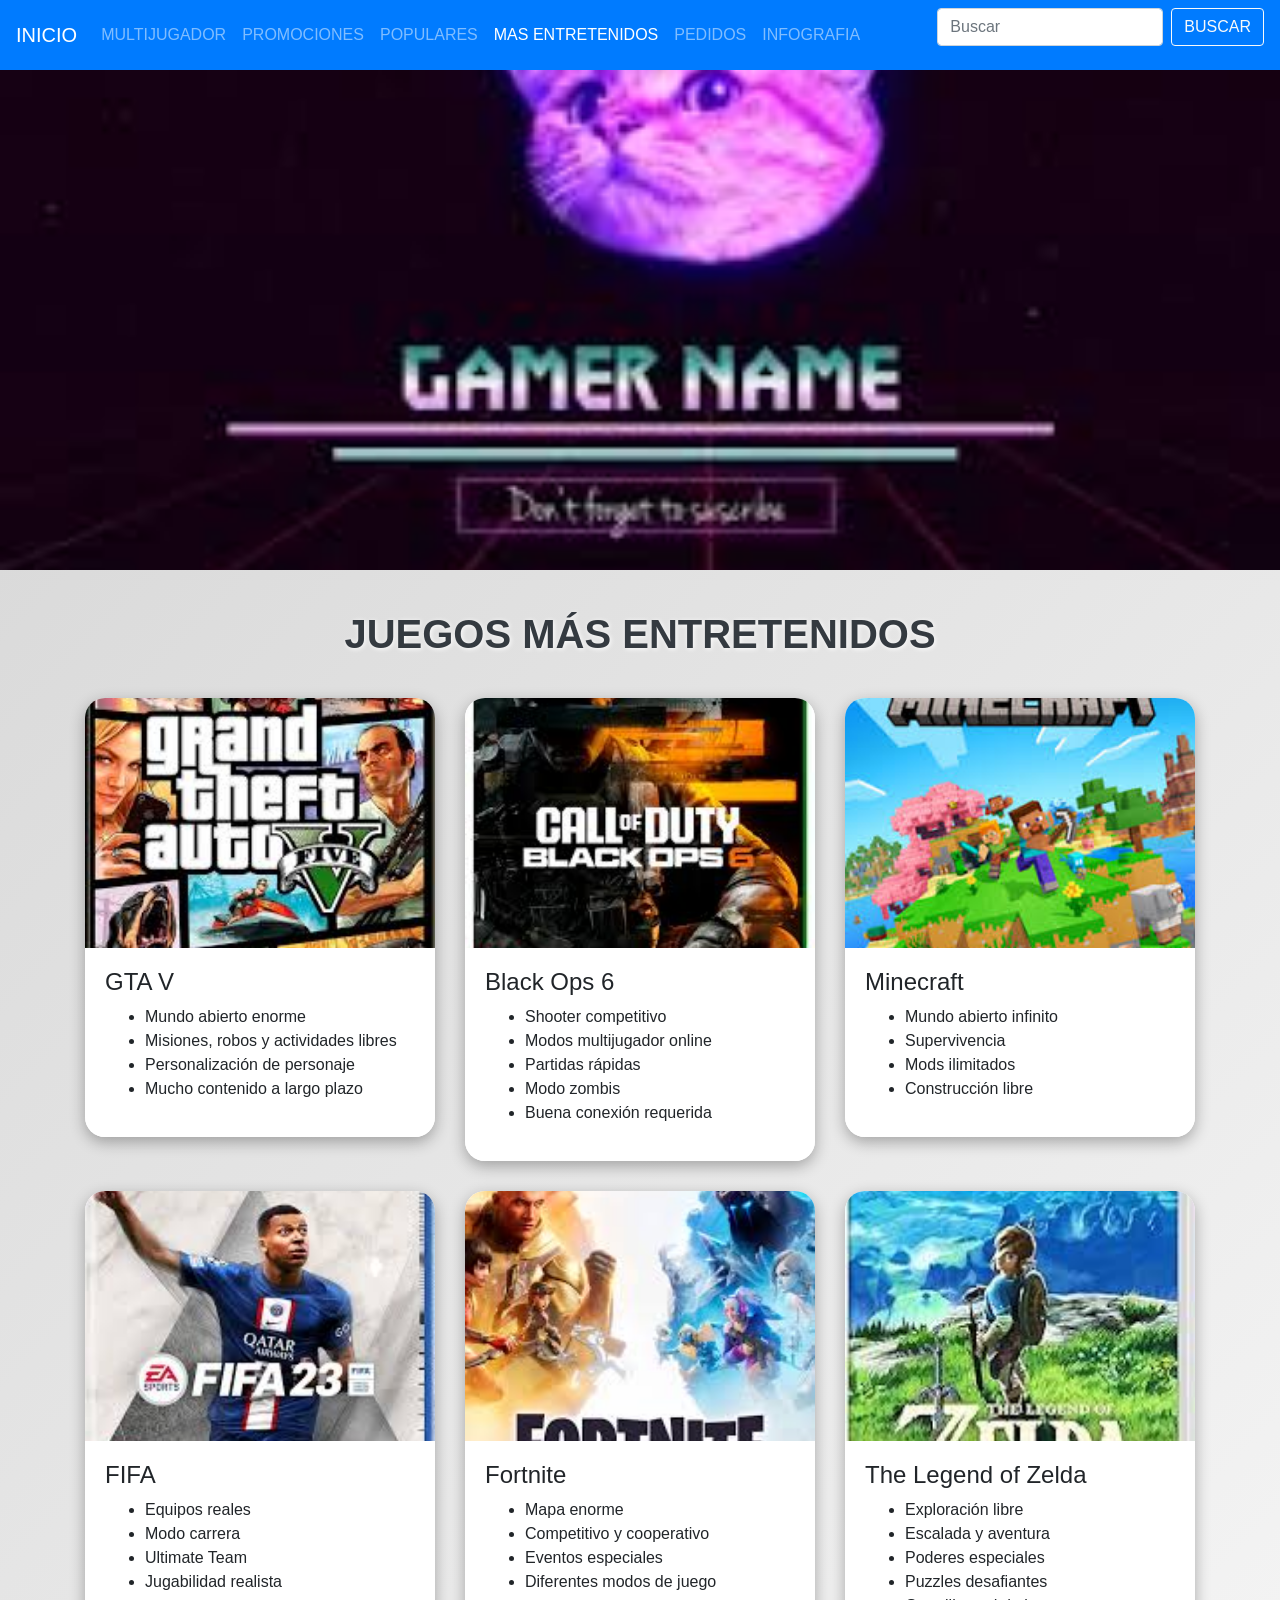
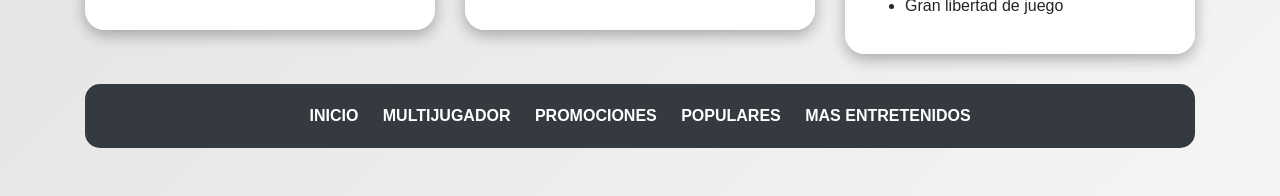
<file: cejapag4.html>
<meta charset="UTF-8">
    <meta name="viewport" content="width=device-width, initial-scale=1.0">

    <title>CEJAPAG4</title>

    <link rel="stylesheet" href="https://stackpath.bootstrapcdn.com/bootstrap/4.4.1/css/bootstrap.min.css">

    <style>

        body{
            background: linear-gradient(135deg,#d4d4d4,#f5f5f5);
            font-family: Arial, Helvetica, sans-serif;
        }

        .portada{
            width:100%;
            height:500px;
            object-fit:cover;
        }

        .titulo{
            text-align:center;
            margin:40px 0;
            color:#343a40;
            font-weight:bold;
            text-shadow:1px 1px 5px white;
        }

        .game-card{
            border:none;
            border-radius:20px;
            overflow:hidden;
            margin-bottom:30px;
            transition:0.4s;
            box-shadow:0px 5px 15px rgba(0,0,0,0.3);
        }

        .game-card:hover{
            transform:translateY(-10px);
            box-shadow:0px 10px 25px rgba(0,0,0,0.5);
        }

        .game-card img{
            height:250px;
            object-fit:cover;
        }

        .card-body{
            background:white;
        }

        .footer-links{
            background:#343a40;
            padding:20px;
            border-radius:15px;
        }

        .footer-links a{
            color:white;
            margin:10px;
            text-decoration:none;
            font-weight:bold;
        }

        .footer-links a:hover{
            color:#17a2b8;
        }

    </style>

</head>

<body>

<!-- NAVBAR -->
<nav class="navbar navbar-expand-lg navbar-dark bg-primary">

    <a class="navbar-brand" href="index.html">INICIO</a>

    <button class="navbar-toggler" type="button" data-toggle="collapse"
        data-target="#navbarTogglerDemo02">

        <span class="navbar-toggler-icon"></span>

    </button>

    <div class="collapse navbar-collapse" id="navbarTogglerDemo02">

        <ul class="navbar-nav mr-auto">

            <li class="nav-item">
                <a class="nav-link" href="cejapag1.html">MULTIJUGADOR</a>
            </li>

            <li class="nav-item">
                <a class="nav-link" href="cejapag2.html">PROMOCIONES</a>
            </li>

            <li class="nav-item">
                <a class="nav-link" href="cejapag3.html">POPULARES</a>
            </li>

            <li class="nav-item active">
                <a class="nav-link" href="cejapag4.html">MAS ENTRETENIDOS</a>
            </li>

            <li class="nav-item">
                <a class="nav-link" href="Pedidos.html">PEDIDOS</a>
            </li>

            <li class="nav-item">
                <a class="nav-link" href="practica 4 - biografia.html">INFOGRAFIA</a>
            </li>

        </ul>

        <form class="form-inline">
            <input class="form-control mr-sm-2" type="search" placeholder="Buscar">
            <button class="btn btn-outline-light" type="submit">BUSCAR</button>
        </form>

    </div>

</nav>

<!-- PORTADA -->
<img src="imagenes/portadacuatro.jpg" class="portada">

<!-- TITULO -->
<h1 class="titulo">JUEGOS MÁS ENTRETENIDOS</h1>

<!-- CONTENIDO -->
<div class="container">

    <div class="row">

        <!-- GTA -->
        <div class="col-md-4">
            <div class="card game-card">
                <img src="imagenes/gta.jpg" class="card-img-top">
                <div class="card-body">
                    <h4>GTA V</h4>
                    <ul>
                        <li>Mundo abierto enorme</li>
                        <li>Misiones, robos y actividades libres</li>
                        <li>Personalización de personaje</li>
                        <li>Mucho contenido a largo plazo</li>
                    </ul>
                </div>
            </div>
        </div>

        <!-- BLACK OPS -->
        <div class="col-md-4">
            <div class="card game-card">
                <img src="imagenes/black6.jpg" class="card-img-top">
                <div class="card-body">
                    <h4>Black Ops 6</h4>
                    <ul>
                        <li>Shooter competitivo</li>
                        <li>Modos multijugador online</li>
                        <li>Partidas rápidas</li>
                        <li>Modo zombis</li>
                        <li>Buena conexión requerida</li>
                    </ul>
                </div>
            </div>
        </div>

        <!-- MINECRAFT -->
        <div class="col-md-4">
            <div class="card game-card">
                <img src="imagenes/minecraft.jpg" class="card-img-top">
                <div class="card-body">
                    <h4>Minecraft</h4>
                    <ul>
                        <li>Mundo abierto infinito</li>
                        <li>Supervivencia</li>
                        <li>Mods ilimitados</li>
                        <li>Construcción libre</li>
                    </ul>
                </div>
            </div>
        </div>

        <!-- FIFA -->
        <div class="col-md-4">
            <div class="card game-card">
                <img src="imagenes/fifa.jpg" class="card-img-top">
                <div class="card-body">
                    <h4>FIFA</h4>
                    <ul>
                        <li>Equipos reales</li>
                        <li>Modo carrera</li>
                        <li>Ultimate Team</li>
                        <li>Jugabilidad realista</li>
                    </ul>
                </div>
            </div>
        </div>

        <!-- FORTNITE -->
        <div class="col-md-4">
            <div class="card game-card">
                <img src="imagenes/fort.jpg" class="card-img-top">
                <div class="card-body">
                    <h4>Fortnite</h4>
                    <ul>
                        <li>Mapa enorme</li>
                        <li>Competitivo y cooperativo</li>
                        <li>Eventos especiales</li>
                        <li>Diferentes modos de juego</li>
                    </ul>
                </div>
            </div>
        </div>

        <!-- ZELDA -->
        <div class="col-md-4">
            <div class="card game-card">
                <img src="imagenes/zelda.jpg" class="card-img-top">
                <div class="card-body">
                    <h4>The Legend of Zelda</h4>
                    <ul>
                        <li>Exploración libre</li>
                        <li>Escalada y aventura</li>
                        <li>Poderes especiales</li>
                        <li>Puzzles desafiantes</li>
                        <li>Gran libertad de juego</li>
                    </ul>
                </div>
            </div>
        </div>

    </div>

</div>

<!-- FOOTER -->
<div class="container mb-5">

    <div class="footer-links text-center">

        <a href="index.html">INICIO</a>
        <a href="cejapag1.html">MULTIJUGADOR</a>
        <a href="cejapag2.html">PROMOCIONES</a>
        <a href="cejapag3.html">POPULARES</a>
        <a href="cejapag4.html">MAS ENTRETENIDOS</a>

    </div>

</div>

<script src="https://code.jquery.com/jquery-3.4.1.slim.min.js"></script>
<script src="https://cdn.jsdelivr.net/npm/popper.js@1.16.0/dist/umd/popper.min.js"></script>
<script src="https://stackpath.bootstrapcdn.com/bootstrap/4.4.1/js/bootstrap.min.js"></script>

</body>
</html>
</file>
